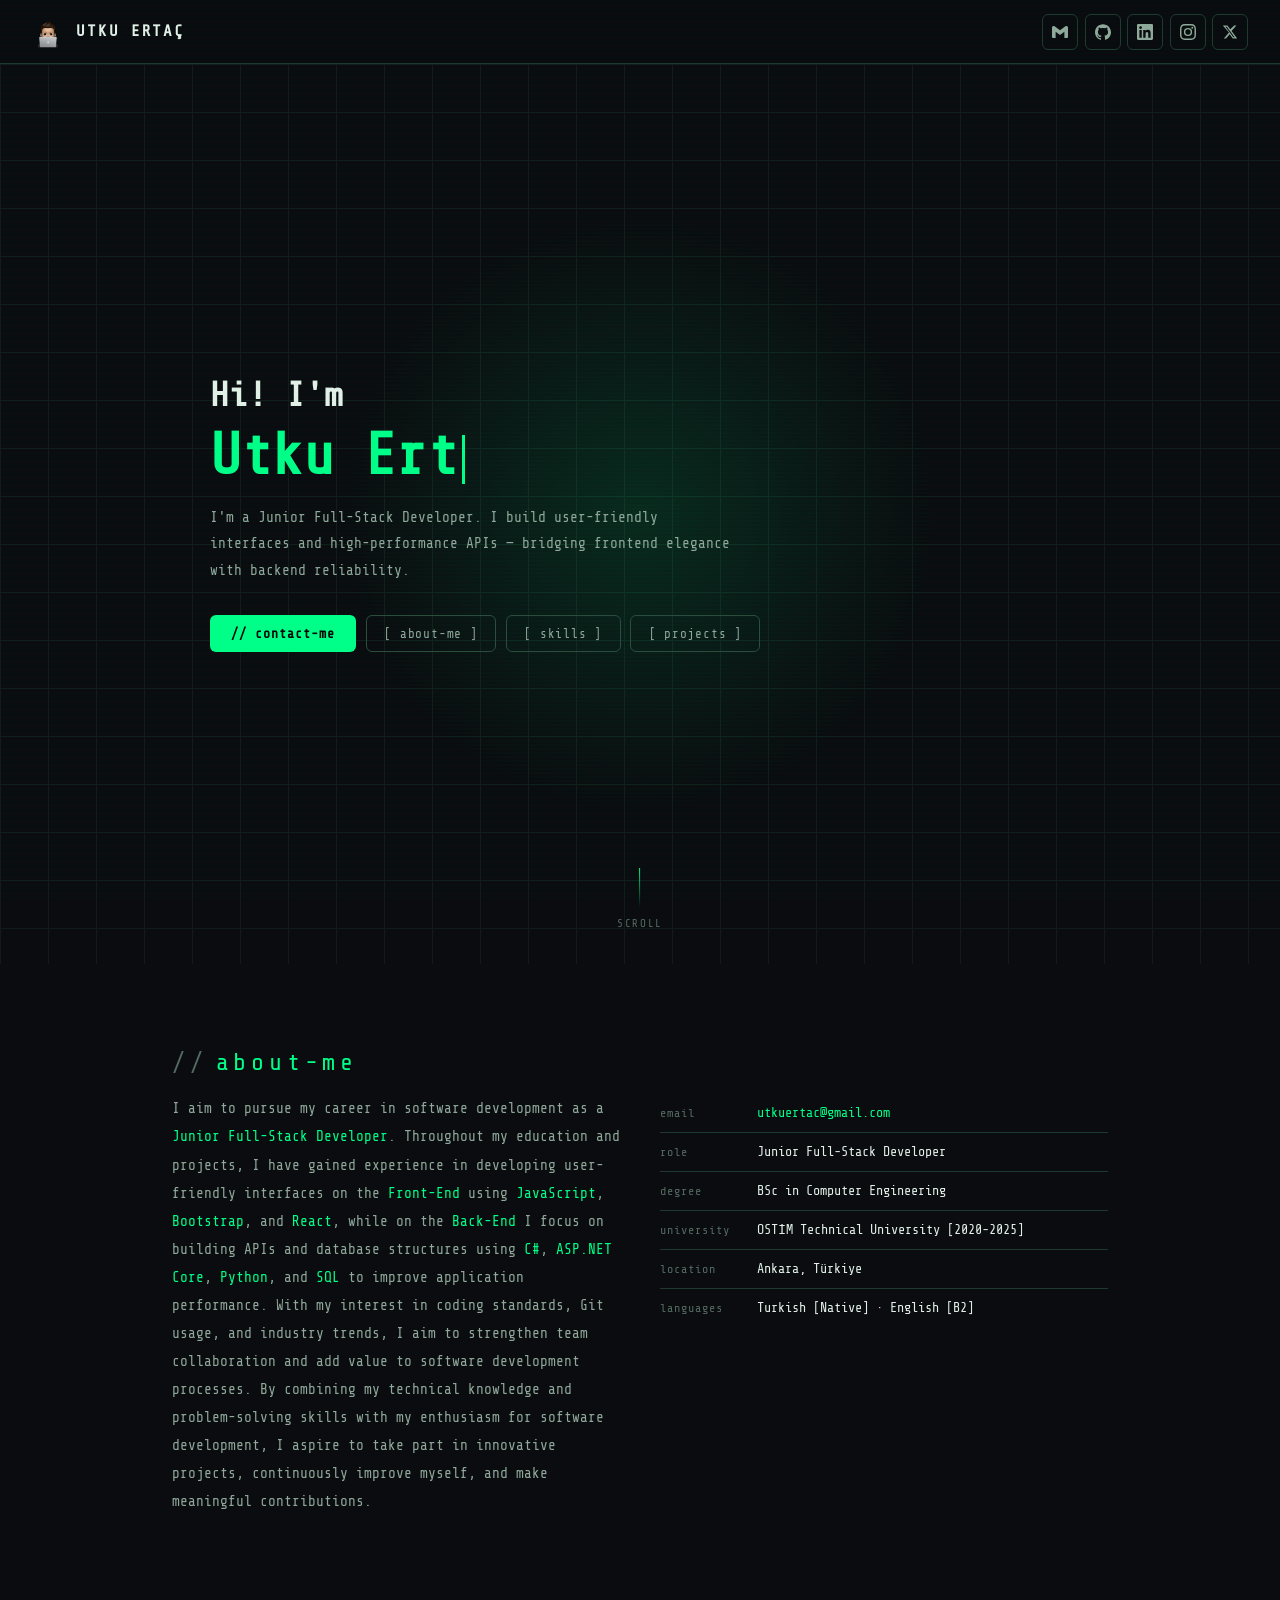
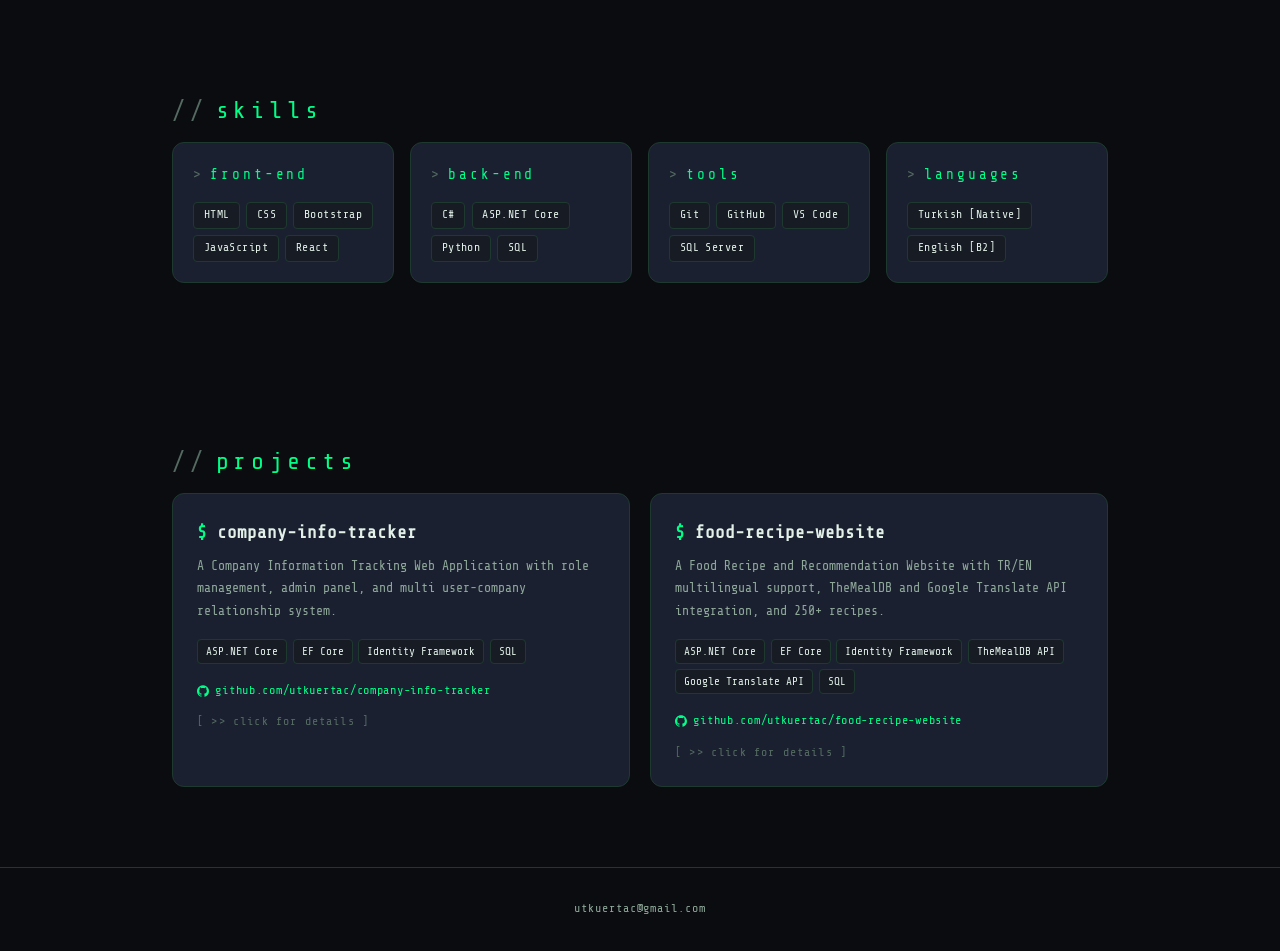
<file: index.html>
<!DOCTYPE html>
<html lang="en" data-theme="dark">
<head>
<meta charset="UTF-8"/>
<meta name="viewport" content="width=device-width, initial-scale=1.0"/>
<title>Utku Ertaç</title>
<link rel="icon" type="image/png" href="/img/favicon.png"/>
<style>
@import url('https://fonts.googleapis.com/css2?family=Share+Tech+Mono&display=swap');
*,*::before,*::after{box-sizing:border-box;margin:0;padding:0}
:root{
  --bg:#0a0c0f;--bg2:#0f1117;--bg3:#161b24;
  --surface:#1a2030;
  --border:#1e3a2f;--border2:#2a4d3e;
  --accent:#00ff88;--accent3:#00ffa8;
  --text:#e2f0e8;--text2:#8fa89a;--text3:#556b62;
  --red:#ff4444;
  --mono:'Share Tech Mono',monospace;
  --radius:6px;--radius2:12px;--nav-h:64px;
}

html{scroll-behavior:smooth;font-size:16px}
body{background:var(--bg);color:var(--text);font-family:var(--mono);line-height:1.6;overflow-x:hidden;transition:background .3s,color .3s}
::-webkit-scrollbar{width:4px}
::-webkit-scrollbar-track{background:var(--bg2)}
::-webkit-scrollbar-thumb{background:var(--border2);border-radius:2px}
body::before{content:'';position:fixed;top:0;left:0;width:100%;height:100%;background:repeating-linear-gradient(0deg,transparent,transparent 2px,rgba(0,255,136,.015) 2px,rgba(0,255,136,.015) 4px);pointer-events:none;z-index:9999;}

/* NAV */
nav{position:fixed;top:0;left:0;right:0;height:var(--nav-h);background:rgba(10,12,15,.92);backdrop-filter:blur(16px);border-bottom:1px solid var(--border);display:flex;align-items:center;justify-content:space-between;padding:0 2rem;z-index:100;transition:background .3s,border-color .3s;}
.nav-brand{display:flex;align-items:center;gap:.75rem;text-decoration:none}
.nav-logo{width:32px;height:32px;border-radius:var(--radius);overflow:hidden;flex-shrink:0;display:flex;align-items:center;justify-content:center;}
.nav-logo img{width:100%;height:100%;object-fit:cover}
.nav-name{color:var(--text);font-family:var(--mono);font-weight:700;font-size:1rem;letter-spacing:.12em;text-transform:uppercase;}
.nav-right{display:flex;align-items:center;gap:.4rem}
.nav-icon{width:36px;height:36px;border:1px solid var(--border);border-radius:var(--radius);display:flex;align-items:center;justify-content:center;color:var(--text2);text-decoration:none;transition:all .2s;cursor:pointer;background:none;}
.nav-icon:hover{border-color:var(--accent);color:var(--accent);background:rgba(0,255,136,.07)}
.nav-icon svg{width:16px;height:16px;fill:currentColor}
.nav-btn{height:36px;padding:0 .85rem;border:1px solid var(--accent);border-radius:var(--radius);color:var(--accent);font-family:var(--mono);font-size:.78rem;cursor:pointer;background:transparent;letter-spacing:.08em;transition:all .2s;white-space:nowrap;text-decoration:none;display:inline-flex;align-items:center;}
.nav-btn:hover{background:var(--accent);color:#000}
.nav-divider{width:1px;height:20px;background:var(--border);margin:0 .2rem}

/* MAIN */
main{padding-top:var(--nav-h)}

/* HERO */
#hero{min-height:100vh;display:flex;align-items:center;justify-content:center;position:relative;overflow:hidden;padding:2rem;}
.hero-grid{position:absolute;inset:0;background-image:linear-gradient(var(--border) 1px, transparent 1px),linear-gradient(90deg, var(--border) 1px, transparent 1px);background-size:48px 48px;opacity:.35;}
.hero-glow{position:absolute;width:600px;height:600px;border-radius:50%;background:radial-gradient(circle, rgba(0,255,136,.12) 0%, transparent 70%);top:50%;left:50%;transform:translate(-50%,-50%);pointer-events:none;}
.hero-inner{position:relative;z-index:1;max-width:860px;width:100%;}
.hero-badge{display:inline-flex;align-items:center;gap:.5rem;border:1px solid var(--border2);border-radius:2rem;padding:.3rem .9rem;font-size:.76rem;color:var(--accent);margin-bottom:1.5rem;letter-spacing:.1em;}
.hero-badge::before{content:'';width:6px;height:6px;border-radius:50%;background:var(--accent);animation:blink 1.2s ease-in-out infinite;}
@keyframes blink{0%,100%{opacity:1}50%{opacity:.2}}
.hero-title{font-family:var(--mono);font-size:clamp(2rem, 5vw, 3.6rem);font-weight:700;line-height:1.1;margin-bottom:1rem;}
.hero-title .line1{display:block;color:var(--text);font-size:0.6em;margin-bottom:0.3em;}
.hero-title .name{display:block;color:var(--accent)}
.cursor-blink{display:inline-block;width:3px;height:.85em;background:var(--accent);margin-left:4px;vertical-align:middle;animation:blink .8s step-end infinite;}
.hero-sub{font-size:.9rem;color:var(--text2);max-width:520px;line-height:1.85;margin-bottom:2rem;}
.hero-btns{display:flex;gap:.6rem;flex-wrap:wrap}
.btn-primary{padding:.65rem 1.3rem;background:var(--accent);color:#000;font-family:var(--mono);font-size:.82rem;border:none;border-radius:var(--radius);cursor:pointer;letter-spacing:.08em;font-weight:700;transition:all .2s;white-space:nowrap;}
.btn-primary:hover{background:var(--accent3);transform:translateY(-1px)}
.btn-outline{padding:.65rem 1.1rem;background:transparent;color:var(--text2);font-family:var(--mono);font-size:.79rem;border:1px solid var(--border2);border-radius:var(--radius);cursor:pointer;letter-spacing:.06em;transition:all .2s;text-decoration:none;display:inline-flex;align-items:center;white-space:nowrap;}
.btn-outline:hover{border-color:var(--accent);color:var(--accent);background:rgba(0,255,136,.05)}
.hero-scroll{position:absolute;bottom:2rem;left:50%;transform:translateX(-50%);display:flex;flex-direction:column;align-items:center;gap:.4rem;color:var(--text3);font-size:.68rem;letter-spacing:.15em;}
.scroll-line{width:1px;height:40px;background:linear-gradient(to bottom,var(--accent),transparent);animation:scrollAnim 2s ease-in-out infinite;}
@keyframes scrollAnim{0%,100%{opacity:.3;transform:scaleY(.5) translateY(-10px)}50%{opacity:1;transform:scaleY(1) translateY(0)}}

/* SECTIONS */
.section-wrap{padding:5rem 2rem;max-width:1000px;margin:0 auto}
.sec-label{display:inline-flex;align-items:center;gap:.5rem;font-size:1.5rem;color:var(--accent);letter-spacing:.2em;margin-bottom:.75rem;}
.sec-label::before{content:'//';color:var(--text3)}
.sec-title{font-family:var(--mono);font-size:clamp(1.5rem,4vw,2.2rem);font-weight:700;color:var(--text);margin-bottom:2.5rem;border-bottom:1px solid var(--border);padding-bottom:1rem;}

/* ABOUT */
.about-grid{display:grid;grid-template-columns:1fr 1fr;gap:2.5rem}
.about-text{color:var(--text2);font-size:.9rem;line-height:1.95}
.about-text p{margin-bottom:1rem}
.about-text strong{color:var(--accent);font-weight:400}
.info-list{list-style:none}
.info-list li{display:flex;align-items:baseline;gap:.75rem;padding:.5rem 0;border-bottom:1px solid var(--border);font-size:.84rem;}
.info-list li:last-child{border-bottom:none}
.info-key{color:var(--text3);min-width:85px;flex-shrink:0;font-size:.74rem;letter-spacing:.08em}
.info-val{color:var(--text)}
.info-val a{color:var(--accent);text-decoration:none}
.info-val a:hover{text-decoration:underline}

/* SKILLS */
.skills-grid{display:grid;grid-template-columns:repeat(auto-fit,minmax(220px,1fr));gap:1rem}
.skill-card{background:var(--surface);border:1px solid var(--border);border-radius:var(--radius2);padding:1.25rem;transition:border-color .2s;}
.skill-card:hover{border-color:var(--border2)}
.skill-cat{font-size:.9rem;color:var(--accent);letter-spacing:.2em;margin-bottom:1rem;display:flex;align-items:center;gap:.4rem;}
.skill-cat::before{content:'>';color:var(--text3)}
.skill-tags{display:flex;flex-wrap:wrap;gap:.4rem}
.skill-tag{padding:.2rem .6rem;background:var(--bg3);border:1px solid var(--border);border-radius:4px;font-size:.72rem;color:var(--text);letter-spacing:.04em;}

/* PROJECTS */
.projects-grid{display:grid;grid-template-columns:repeat(auto-fit,minmax(280px,1fr));gap:1.25rem}
.proj-card{background:var(--surface);border:1px solid var(--border);border-radius:var(--radius2);padding:1.5rem;cursor:pointer;transition:all .25s;position:relative;overflow:hidden;}
.proj-card::before{content:'';position:absolute;top:0;left:0;right:0;height:2px;background:var(--accent);transform:scaleX(0);transform-origin:left;transition:transform .3s;}
.proj-card:hover{border-color:var(--border2);transform:translateY(-3px)}
.proj-card:hover::before{transform:scaleX(1)}
.proj-num{font-size:.68rem;color:var(--text3);letter-spacing:.15em;margin-bottom:.75rem;}
.proj-name{font-family:var(--mono);font-weight:700;color:var(--text);font-size:1.1rem;margin-bottom:.5rem;}
.proj-name span{color:var(--accent)}
.proj-desc{font-size:.82rem;color:var(--text2);line-height:1.75;margin-bottom:1rem}
.proj-tech-row{display:flex;flex-wrap:wrap;gap:.35rem;margin-bottom:1rem}
.proj-tech{padding:.15rem .5rem;background:var(--bg3);border:1px solid var(--border);border-radius:4px;font-size:.69rem;color:var(--text);}
.proj-link{display:inline-flex;align-items:center;gap:.4rem;font-size:.75rem;color:var(--accent);letter-spacing:.06em;}
.proj-more{font-size:.73rem;color:var(--text3);letter-spacing:.1em;margin-top:.5rem;display:block;}

/* MODAL */
.modal-backdrop{position:fixed;inset:0;background:rgba(0,0,0,.8);backdrop-filter:blur(8px);z-index:200;display:flex;align-items:center;justify-content:center;padding:2rem;opacity:0;pointer-events:none;transition:opacity .25s;}
.modal-backdrop.open{opacity:1;pointer-events:all}
.modal{background:var(--bg2);border:1px solid var(--border2);border-radius:var(--radius2);width:100%;max-width:600px;max-height:82vh;overflow-y:auto;padding:2rem;transform:translateY(20px);transition:transform .25s;}
.modal-backdrop.open .modal{transform:translateY(0)}
.modal-header{display:flex;justify-content:space-between;align-items:start;margin-bottom:1.5rem}
.modal-title{font-family:var(--mono);font-weight:700;color:var(--text);font-size:1.1rem;}
.modal-title span{color:var(--accent)}
.modal-close{background:none;border:1px solid var(--border);color:var(--text2);width:32px;height:32px;border-radius:var(--radius);cursor:pointer;font-size:16px;display:flex;align-items:center;justify-content:center;flex-shrink:0;transition:all .2s;font-family:var(--mono);}
.modal-close:hover{border-color:var(--red);color:var(--red)}
.modal-section{margin-bottom:1.25rem}
.modal-label{font-size:1.15rem;color:var(--accent);letter-spacing:.18em;margin-bottom:.5rem}
.modal-body{font-size:.86rem;color:var(--text2);line-height:1.85}
.modal-tech-row{display:flex;flex-wrap:wrap;gap:.4rem;margin-top:.5rem}
.modal-link{display:inline-flex;align-items:center;gap:.5rem;padding:.5rem 1rem;border:1px solid var(--accent);border-radius:var(--radius);color:var(--accent);font-size:.78rem;text-decoration:none;margin-top:1rem;transition:all .2s;font-family:var(--mono);}
.modal-link:hover{background:var(--accent);color:#000}
.modal-metrics{display:grid;grid-template-columns:1fr 1fr;gap:.75rem;margin:.75rem 0}
.metric-box{background:var(--bg3);border:1px solid var(--border);border-radius:var(--radius);padding:.75rem;text-align:center;}
.metric-val{font-family:var(--mono);font-weight:700;font-size:1.4rem;color:var(--accent)}
.metric-key{font-size:.68rem;color:var(--text3);letter-spacing:.08em;margin-top:.2rem}

/* CONTACT FORM */
.form-group{margin-bottom:1rem}
.form-label{font-size:.74rem;color:var(--text3);letter-spacing:.1em;display:block;margin-bottom:.4rem}
.form-input,.form-textarea{width:100%;background:var(--bg3);border:1px solid var(--border);border-radius:var(--radius);color:var(--text);font-family:var(--mono);font-size:.86rem;padding:.65rem .9rem;transition:border-color .2s;outline:none;}
.form-input:focus,.form-textarea:focus{border-color:var(--accent)}
.form-textarea{resize:vertical;min-height:120px;line-height:1.6}
.form-status{font-size:.78rem;margin-top:.75rem;display:none}
.form-status.ok{color:var(--accent);display:block}
.form-status.err{color:var(--red);display:block}

/* FOOTER */
footer{border-top:1px solid var(--border);padding:2rem;text-align:center;font-size:.74rem;color:var(--text3);letter-spacing:.08em;}
footer a{color:var(--text2);text-decoration:none}
footer a:hover{color:var(--accent)}

/* ANIMATIONS */
.fade-in{opacity:0;transform:translateY(24px);transition:opacity .6s,transform .6s}
.fade-in.visible{opacity:1;transform:none}

/* RESPONSIVE */
@media(max-width:768px){
  nav{padding:0 1rem}
  .hero-inner{text-align:left}
  .about-grid{grid-template-columns:1fr}
  .section-wrap{padding:3.5rem 1.25rem}
  .nav-divider{display:none}
}
@media(max-width:560px){
  .hero-btns{flex-direction:column;align-items:flex-start}
  .nav-right .nav-btn{display:none}
}
</style>
</head>
<body>

<nav>
  <a href="#hero" class="nav-brand">
    <div class="nav-logo"><img src="/img/favicon.png" alt="Logo"/></div>
    <span class="nav-name">UTKU ERTAÇ</span>
  </a>
  <div class="nav-right">
    <!-- Gmail -->
    <a class="nav-icon" href="mailto:utkuertac@gmail.com" title="Email">
      <svg viewBox="0 0 24 24"><path d="M24 5.457v13.909c0 .904-.732 1.636-1.636 1.636h-3.819V11.73L12 16.64l-6.545-4.91v9.273H1.636A1.636 1.636 0 010 19.366V5.457c0-2.023 2.309-3.178 3.927-1.964L5.455 4.64 12 9.548l6.545-4.91 1.528-1.145C21.69 2.28 24 3.434 24 5.457z"/></svg>
    </a>
    <!-- GitHub -->
    <a class="nav-icon" href="https://github.com/utkuertac" target="_blank" rel="noopener" title="GitHub">
      <svg viewBox="0 0 24 24"><path d="M12 .297c-6.63 0-12 5.373-12 12 0 5.303 3.438 9.8 8.205 11.385.6.113.82-.258.82-.577 0-.285-.01-1.04-.015-2.04-3.338.724-4.042-1.61-4.042-1.61C4.422 18.07 3.633 17.7 3.633 17.7c-1.087-.744.084-.729.084-.729 1.205.084 1.838 1.236 1.838 1.236 1.07 1.835 2.809 1.305 3.495.998.108-.776.417-1.305.76-1.605-2.665-.3-5.466-1.332-5.466-5.93 0-1.31.465-2.38 1.235-3.22-.135-.303-.54-1.523.105-3.176 0 0 1.005-.322 3.3 1.23.96-.267 1.98-.399 3-.405 1.02.006 2.04.138 3 .405 2.28-1.552 3.285-1.23 3.285-1.23.645 1.653.24 2.873.12 3.176.765.84 1.23 1.91 1.23 3.22 0 4.61-2.805 5.625-5.475 5.92.42.36.81 1.096.81 2.22 0 1.606-.015 2.896-.015 3.286 0 .315.21.69.825.57C20.565 22.092 24 17.592 24 12.297c0-6.627-5.373-12-12-12"/></svg>
    </a>
    <!-- LinkedIn -->
    <a class="nav-icon" href="https://www.linkedin.com/in/utkuertac" target="_blank" rel="noopener" title="LinkedIn">
      <svg viewBox="0 0 24 24"><path d="M20.447 20.452h-3.554v-5.569c0-1.328-.027-3.037-1.852-3.037-1.853 0-2.136 1.445-2.136 2.939v5.667H9.351V9h3.414v1.561h.046c.477-.9 1.637-1.85 3.37-1.85 3.601 0 4.267 2.37 4.267 5.455v6.286zM5.337 7.433c-1.144 0-2.063-.926-2.063-2.065 0-1.138.92-2.063 2.063-2.063 1.14 0 2.064.925 2.064 2.063 0 1.139-.925 2.065-2.064 2.065zm1.782 13.019H3.555V9h3.564v11.452zM22.225 0H1.771C.792 0 0 .774 0 1.729v20.542C0 23.227.792 24 1.771 24h20.451C23.2 24 24 23.227 24 22.271V1.729C24 .774 23.2 0 22.222 0h.003z"/></svg>
    </a>
    <!-- Instagram -->
    <a class="nav-icon" href="https://www.instagram.com/utkuertac" target="_blank" rel="noopener" title="Instagram">
      <svg viewBox="0 0 24 24"><path d="M12 2.163c3.204 0 3.584.012 4.85.07 3.252.148 4.771 1.691 4.919 4.919.058 1.265.069 1.645.069 4.849 0 3.205-.012 3.584-.069 4.849-.149 3.225-1.664 4.771-4.919 4.919-1.266.058-1.644.07-4.85.07-3.204 0-3.584-.012-4.849-.07-3.26-.149-4.771-1.699-4.919-4.92-.058-1.265-.07-1.644-.07-4.849 0-3.204.013-3.583.07-4.849.149-3.227 1.664-4.771 4.919-4.919 1.266-.057 1.645-.069 4.849-.069zM12 0C8.741 0 8.333.014 7.053.072 2.695.272.273 2.69.073 7.052.014 8.333 0 8.741 0 12c0 3.259.014 3.668.072 4.948.2 4.358 2.618 6.78 6.98 6.98C8.333 23.986 8.741 24 12 24c3.259 0 3.668-.014 4.948-.072 4.354-.2 6.782-2.618 6.979-6.98.059-1.28.073-1.689.073-4.948 0-3.259-.014-3.667-.072-4.947-.196-4.354-2.617-6.78-6.979-6.98C15.668.014 15.259 0 12 0zm0 5.838a6.162 6.162 0 100 12.324 6.162 6.162 0 000-12.324zM12 16a4 4 0 110-8 4 4 0 010 8zm6.406-11.845a1.44 1.44 0 100 2.881 1.44 1.44 0 000-2.881z"/></svg>
    </a>
    <!-- X -->
    <a class="nav-icon" href="https://www.x.com/utkuertac" target="_blank" rel="noopener" title="X">
      <svg viewBox="0 0 24 24"><path d="M18.244 2.25h3.308l-7.227 8.26 8.502 11.24H16.17l-4.714-6.231-5.401 6.231H2.748l7.73-8.835L1.254 2.25H8.08l4.253 5.622zm-1.161 17.52h1.833L7.084 4.126H5.117z"/></svg>
    </a>
  </div>
</nav>

<main>

<!-- HERO -->
<section id="hero">
  <div class="hero-grid"></div>
  <div class="hero-glow"></div>
  <div class="hero-inner">
    <div class="hero-left">
      <h1 class="hero-title">
        <span class="line1">Hi! I'm</span>
        <span class="name" id="typedName"><span class="cursor-blink"></span></span>
      </h1>
      <p class="hero-sub">I'm a Junior Full-Stack Developer. I build user-friendly interfaces and high-performance APIs — bridging frontend elegance with backend reliability.</p>
      <div class="hero-btns">
        <button class="btn-primary" id="heroContactBtn">// contact-me</button>
        <button class="btn-outline" onclick="document.getElementById('about').scrollIntoView({behavior:'smooth'})">[ about-me ]</button>
        <button class="btn-outline" onclick="document.getElementById('skills').scrollIntoView({behavior:'smooth'})">[ skills ]</button>
        <button class="btn-outline" onclick="document.getElementById('projects').scrollIntoView({behavior:'smooth'})">[ projects ]</button>
      </div>
    </div>
  </div>
  <div class="hero-scroll"><div class="scroll-line"></div><span>SCROLL</span></div>
</section>

<!-- ABOUT -->
<section id="about">
<div class="section-wrap fade-in">
  <div class="sec-label">about-me</div>
  <div class="about-grid">
    <div class="about-text">
      <p>I aim to pursue my career in software development as a <strong>Junior Full-Stack Developer</strong>. Throughout my education and projects, I have gained experience in developing user-friendly interfaces on the <strong>Front-End</strong> using <strong>JavaScript</strong>, <strong>Bootstrap</strong>, and <strong>React</strong>, while on the <strong>Back-End</strong> I focus on building APIs and database structures using <strong>C#</strong>, <strong>ASP.NET Core</strong>, <strong>Python</strong>, and <strong>SQL</strong> to improve application performance. With my interest in coding standards, Git usage, and industry trends, I aim to strengthen team collaboration and add value to software development processes. By combining my technical knowledge and problem-solving skills with my enthusiasm for software development, I aspire to take part in innovative projects, continuously improve myself, and make meaningful contributions.</p>
    </div>
    <div>
      <ul class="info-list">
        <li><span class="info-key">email</span><span class="info-val"><a href="mailto:utkuertac@gmail.com">utkuertac@gmail.com</a></span></li>
        <li><span class="info-key">role</span><span class="info-val">Junior Full-Stack Developer</span></li>
        <li><span class="info-key">degree</span><span class="info-val">BSc in Computer Engineering</span></li>
        <li><span class="info-key">university</span><span class="info-val">OSTİM Technical University [2020-2025]</span></li>
        <li><span class="info-key">location</span><span class="info-val">Ankara, Türkiye</span></li>        
        <li><span class="info-key">languages</span><span class="info-val">Turkish [Native] · English [B2]</span></li>
      </ul>
    </div>
  </div>
</div>
</section>

<!-- SKILLS -->
<section id="skills">
<div class="section-wrap fade-in">
  <div class="sec-label">skills</div>
  <div class="skills-grid">
    <div class="skill-card">
      <div class="skill-cat">front-end</div>
      <div class="skill-tags"><span class="skill-tag">HTML</span><span class="skill-tag">CSS</span><span class="skill-tag">Bootstrap</span><span class="skill-tag">JavaScript</span><span class="skill-tag">React</span></div>
    </div>
    <div class="skill-card">
      <div class="skill-cat">back-end</div>
      <div class="skill-tags"><span class="skill-tag">C#</span><span class="skill-tag">ASP.NET Core</span><span class="skill-tag">Python</span><span class="skill-tag">SQL</span></div>
    </div>
    <div class="skill-card">
      <div class="skill-cat">tools</div>
      <div class="skill-tags"><span class="skill-tag">Git</span><span class="skill-tag">GitHub</span><span class="skill-tag">VS Code</span><span class="skill-tag">SQL Server</span></div>
    </div>
    <div class="skill-card">
      <div class="skill-cat">languages</div>
      <div class="skill-tags"><span class="skill-tag">Turkish [Native]</span><span class="skill-tag">English [B2]</span></div>
    </div>
  </div>
</div>
</section>

<!-- PROJECTS -->
<section id="projects">
<div class="section-wrap fade-in">
  <div class="sec-label">projects</div>
  <div class="projects-grid">
    <div class="proj-card" onclick="openProject('company')">
      <div class="proj-name"><span>$</span> company-info-tracker</div>
      <div class="proj-desc">A Company Information Tracking Web Application with role management, admin panel, and multi user-company relationship system.</div>
      <div class="proj-tech-row"><span class="proj-tech">ASP.NET Core</span><span class="proj-tech">EF Core</span><span class="proj-tech">Identity Framework</span><span class="proj-tech">SQL</span></div>
      <div class="proj-link">
        <svg width="12" height="12" viewBox="0 0 24 24" fill="currentColor"><path d="M12 .297c-6.63 0-12 5.373-12 12 0 5.303 3.438 9.8 8.205 11.385.6.113.82-.258.82-.577 0-.285-.01-1.04-.015-2.04-3.338.724-4.042-1.61-4.042-1.61C4.422 18.07 3.633 17.7 3.633 17.7c-1.087-.744.084-.729.084-.729 1.205.084 1.838 1.236 1.838 1.236 1.07 1.835 2.809 1.305 3.495.998.108-.776.417-1.305.76-1.605-2.665-.3-5.466-1.332-5.466-5.93 0-1.31.465-2.38 1.235-3.22-.135-.303-.54-1.523.105-3.176 0 0 1.005-.322 3.3 1.23.96-.267 1.98-.399 3-.405 1.02.006 2.04.138 3 .405 2.28-1.552 3.285-1.23 3.285-1.23.645 1.653.24 2.873.12 3.176.765.84 1.23 1.91 1.23 3.22 0 4.61-2.805 5.625-5.475 5.92.42.36.81 1.096.81 2.22 0 1.606-.015 2.896-.015 3.286 0 .315.21.69.825.57C20.565 22.092 24 17.592 24 12.297c0-6.627-5.373-12-12-12"/></svg>
        github.com/utkuertac/company-info-tracker
      </div>
      <span class="proj-more">[ >> click for details ]</span>
    </div>
    <div class="proj-card" onclick="openProject('food')">
      <div class="proj-name"><span>$</span> food-recipe-website</div>
      <div class="proj-desc">A Food Recipe and Recommendation Website with TR/EN multilingual support, TheMealDB and Google Translate API integration, and 250+ recipes.</div>
      <div class="proj-tech-row"><span class="proj-tech">ASP.NET Core</span><span class="proj-tech">EF Core</span><span class="proj-tech">Identity Framework</span><span class="proj-tech">TheMealDB API</span><span class="proj-tech">Google Translate API</span><span class="proj-tech">SQL</span></div>
      <div class="proj-link">
        <svg width="12" height="12" viewBox="0 0 24 24" fill="currentColor"><path d="M12 .297c-6.63 0-12 5.373-12 12 0 5.303 3.438 9.8 8.205 11.385.6.113.82-.258.82-.577 0-.285-.01-1.04-.015-2.04-3.338.724-4.042-1.61-4.042-1.61C4.422 18.07 3.633 17.7 3.633 17.7c-1.087-.744.084-.729.084-.729 1.205.084 1.838 1.236 1.838 1.236 1.07 1.835 2.809 1.305 3.495.998.108-.776.417-1.305.76-1.605-2.665-.3-5.466-1.332-5.466-5.93 0-1.31.465-2.38 1.235-3.22-.135-.303-.54-1.523.105-3.176 0 0 1.005-.322 3.3 1.23.96-.267 1.98-.399 3-.405 1.02.006 2.04.138 3 .405 2.28-1.552 3.285-1.23 3.285-1.23.645 1.653.24 2.873.12 3.176.765.84 1.23 1.91 1.23 3.22 0 4.61-2.805 5.625-5.475 5.92.42.36.81 1.096.81 2.22 0 1.606-.015 2.896-.015 3.286 0 .315.21.69.825.57C20.565 22.092 24 17.592 24 12.297c0-6.627-5.373-12-12-12"/></svg>
        github.com/utkuertac/food-recipe-website
      </div>
      <span class="proj-more">[ >> click for details ]</span>
    </div>
  </div>
</div>
</section>

</main>

<footer>
  <p><a href="mailto:utkuertac@gmail.com">utkuertac@gmail.com</a></p>
</footer>

<!-- MODAL: COMPANY -->
<div class="modal-backdrop" id="modal-company">
  <div class="modal">
    <div class="modal-header">
      <div class="modal-title"><span>$</span> company-info-tracker</div>
      <button class="modal-close" onclick="closeModal('company')">✕</button>
    </div>
    <div class="modal-section"><div class="modal-label">// overview</div>
      <div class="modal-body">A Company Information Tracking Web Application was developed using ASP.NET Core. EF Core and SQL Server were used. User login and role management were added with Identity Framework. Multi user-company relationship management and an admin panel were implemented. A responsive interface was built using HTML, CSS, Bootstrap, and JavaScript. This project enabled tracking of 250+ companies and managing 25+ users, accelerating data tracking processes and improving data security and accessibility through server integration.</div>
    </div>
    <div class="modal-metrics">
      <div class="metric-box"><div class="metric-val">250+</div><div class="metric-key">COMPANIES TRACKED</div></div>
      <div class="metric-box"><div class="metric-val">25+</div><div class="metric-key">USERS MANAGED</div></div>
    </div>
    <div class="modal-section"><div class="modal-label">// key-features</div>
      <div class="modal-body">
        >> User login & role management<br>
        >> Multi user-company relationship management<br>
        >> Secure server integration for 250+ companies and 25+ users<br>
        >> Admin panel for centralized data oversight<br>
        >> Responsive interface (HTML, CSS, Bootstrap, JS)
      </div>
    </div>
    <div class="modal-section">
      <div class="modal-label">// tech-stack</div>
      <div class="modal-tech-row">
        <span class="proj-tech">ASP.NET Core</span>
        <span class="proj-tech">EF Core</span>
        <span class="proj-tech">Identity Framework</span>
        <span class="proj-tech">SQL</span>
        <span class="proj-tech">MS SQL Server</span>
        <span class="proj-tech">HTML</span>
        <span class="proj-tech">CSS</span>
        <span class="proj-tech">Bootstrap</span>
        <span class="proj-tech">JavaScript</span>
      </div>
    </div>
    <a class="modal-link" href="https://github.com/utkuertac/company-info-tracker" target="_blank" rel="noopener">
      <svg width="14" height="14" viewBox="0 0 24 24" fill="currentColor"><path d="M12 .297c-6.63 0-12 5.373-12 12 0 5.303 3.438 9.8 8.205 11.385.6.113.82-.258.82-.577 0-.285-.01-1.04-.015-2.04-3.338.724-4.042-1.61-4.042-1.61C4.422 18.07 3.633 17.7 3.633 17.7c-1.087-.744.084-.729.084-.729 1.205.084 1.838 1.236 1.838 1.236 1.07 1.835 2.809 1.305 3.495.998.108-.776.417-1.305.76-1.605-2.665-.3-5.466-1.332-5.466-5.93 0-1.31.465-2.38 1.235-3.22-.135-.303-.54-1.523.105-3.176 0 0 1.005-.322 3.3 1.23.96-.267 1.98-.399 3-.405 1.02.006 2.04.138 3 .405 2.28-1.552 3.285-1.23 3.285-1.23.645 1.653.24 2.873.12 3.176.765.84 1.23 1.91 1.23 3.22 0 4.61-2.805 5.625-5.475 5.92.42.36.81 1.096.81 2.22 0 1.606-.015 2.896-.015 3.286 0 .315.21.69.825.57C20.565 22.092 24 17.592 24 12.297c0-6.627-5.373-12-12-12"/></svg>
      <span>>> GitHub</span>
    </a>
  </div>
</div>

<!-- MODAL: FOOD -->
<div class="modal-backdrop" id="modal-food">
  <div class="modal">
    <div class="modal-header">
      <div class="modal-title"><span>$</span> food-recipe-website</div>
      <button class="modal-close" onclick="closeModal('food')">✕</button>
    </div>
    <div class="modal-section"><div class="modal-label">// overview</div>
      <div class="modal-body">A Food Recipe and Recommendation Website was developed using ASP.NET Core. A TR/EN multilingual structure was implemented. EF Core and SQL Server were used, and authentication was handled with Identity Framework. Integration with TheMealDB and Google Translate API was implemented, providing access to 250+ recipes. Features include recipe sharing, favorites, category search, and an admin panel. A responsive interface was developed using HTML, CSS, Bootstrap, and JavaScript. User experience was improved, reducing access time to recipes and increasing usage efficiency.</div>
    </div>
    <div class="modal-metrics">
      <div class="metric-box"><div class="metric-val">250+</div><div class="metric-key">RECIPES AVAILABLE</div></div>
      <div class="metric-box"><div class="metric-val">TR/EN</div><div class="metric-key">MULTILINGUAL</div></div>
    </div>
    <div class="modal-section"><div class="modal-label">// key-features</div>
    <div class="modal-body">
      >> Identity Framework authentication<br>
      >> TheMealDB API + Google Translate integration for 250+ recipes<br>
      >> TR/EN multilingual structure<br>
      >> Recipe sharing, favorites, and category search<br>
      >> Admin panel for content management<br>
      >> Responsive interface (HTML, CSS, Bootstrap, JS)
    </div>
    </div>
    <div class="modal-section">
      <div class="modal-label">// tech-stack</div>
      <div class="modal-tech-row">
        <span class="proj-tech">ASP.NET Core</span>
        <span class="proj-tech">EF Core</span>
        <span class="proj-tech">Identity Framework</span>
        <span class="proj-tech">TheMealDB API</span>
        <span class="proj-tech">Google Translate API</span>
        <span class="proj-tech">SQL</span>
        <span class="proj-tech">MS SQL Server</span>
        <span class="proj-tech">Web Services API</span>
        <span class="proj-tech">HTML</span>
        <span class="proj-tech">CSS</span>
        <span class="proj-tech">Bootstrap</span>
        <span class="proj-tech">JavaScript</span>
      </div>
    </div>
    <div class="modal-section"><div class="modal-label">// other-contributors</div>
    <div class="modal-body">
        <p><span class="info-val"><a href="https://github.com/dilarasmnc" target="_blank" rel="noopener">>> Dilara Samancı</a></span></p>
    </div>
    </div>    
    <a class="modal-link" href="https://github.com/utkuertac/food-recipe-website" target="_blank" rel="noopener">
      <svg width="14" height="14" viewBox="0 0 24 24" fill="currentColor"><path d="M12 .297c-6.63 0-12 5.373-12 12 0 5.303 3.438 9.8 8.205 11.385.6.113.82-.258.82-.577 0-.285-.01-1.04-.015-2.04-3.338.724-4.042-1.61-4.042-1.61C4.422 18.07 3.633 17.7 3.633 17.7c-1.087-.744.084-.729.084-.729 1.205.084 1.838 1.236 1.838 1.236 1.07 1.835 2.809 1.305 3.495.998.108-.776.417-1.305.76-1.605-2.665-.3-5.466-1.332-5.466-5.93 0-1.31.465-2.38 1.235-3.22-.135-.303-.54-1.523.105-3.176 0 0 1.005-.322 3.3 1.23.96-.267 1.98-.399 3-.405 1.02.006 2.04.138 3 .405 2.28-1.552 3.285-1.23 3.285-1.23.645 1.653.24 2.873.12 3.176.765.84 1.23 1.91 1.23 3.22 0 4.61-2.805 5.625-5.475 5.92.42.36.81 1.096.81 2.22 0 1.606-.015 2.896-.015 3.286 0 .315.21.69.825.57C20.565 22.092 24 17.592 24 12.297c0-6.627-5.373-12-12-12"/></svg>
      <span>>> GitHub</span>
    </a>
  </div>
</div>

<!-- MODAL: CONTACT -->
<div class="modal-backdrop" id="modal-contact">
  <div class="modal">
    <div class="modal-header">
      <div class="modal-title"><span>//</span> contact-me</div>
      <button class="modal-close" onclick="closeModal('contact')">✕</button>
    </div>
    <div class="form-group">
      <label class="form-label">message</label>
      <textarea class="form-textarea" id="cf-msg" placeholder="text"></textarea>
    </div>
    <button class="btn-primary" onclick="sendContact()" style="width:100%">[ send-message ]</button>
    <div class="form-status" id="form-status"></div>
  </div>
</div>

<script>
// ── TYPED NAME ──
const nameEl=document.getElementById('typedName');
const fullName='Utku Ertaç';
let idx=0;
function typeChar(){
  if(idx<fullName.length){
    nameEl.innerHTML=fullName.slice(0,++idx)+'<span class="cursor-blink"></span>';
    setTimeout(typeChar,85+Math.random()*55);
  }
}
setTimeout(typeChar,500);

// ── MODALS ──
function openModal(id){document.getElementById('modal-'+id).classList.add('open');document.body.style.overflow='hidden';}
function closeModal(id){document.getElementById('modal-'+id).classList.remove('open');document.body.style.overflow='';}
function openProject(id){openModal(id);}
document.querySelectorAll('.modal-backdrop').forEach(b=>{
  b.addEventListener('click',e=>{if(e.target===b){b.classList.remove('open');document.body.style.overflow='';}});
});
document.addEventListener('keydown',e=>{if(e.key==='Escape')document.querySelectorAll('.modal-backdrop.open').forEach(m=>{m.classList.remove('open');document.body.style.overflow='';});});
document.getElementById('heroContactBtn').addEventListener('click',()=>openModal('contact'));

// ── CONTACT ──
function sendContact(){
  const msg=document.getElementById('cf-msg').value.trim();
  const status=document.getElementById('form-status');
  window.location.href=`mailto:utkuertac@gmail.com?subject=Website Contact Form&body=${encodeURIComponent(msg)}`;
  status.textContent='// Opening your mail client...';
  status.className='form-status ok';
  setTimeout(()=>{closeModal('contact');status.className='form-status';},2500);
}

// ── SCROLL ANIMATIONS ──
const observer=new IntersectionObserver(entries=>{
  entries.forEach(e=>{if(e.isIntersecting)e.target.classList.add('visible');});
},{threshold:.1});
document.querySelectorAll('.fade-in').forEach(el=>observer.observe(el));
</script>
</body>
</html>
</file>
